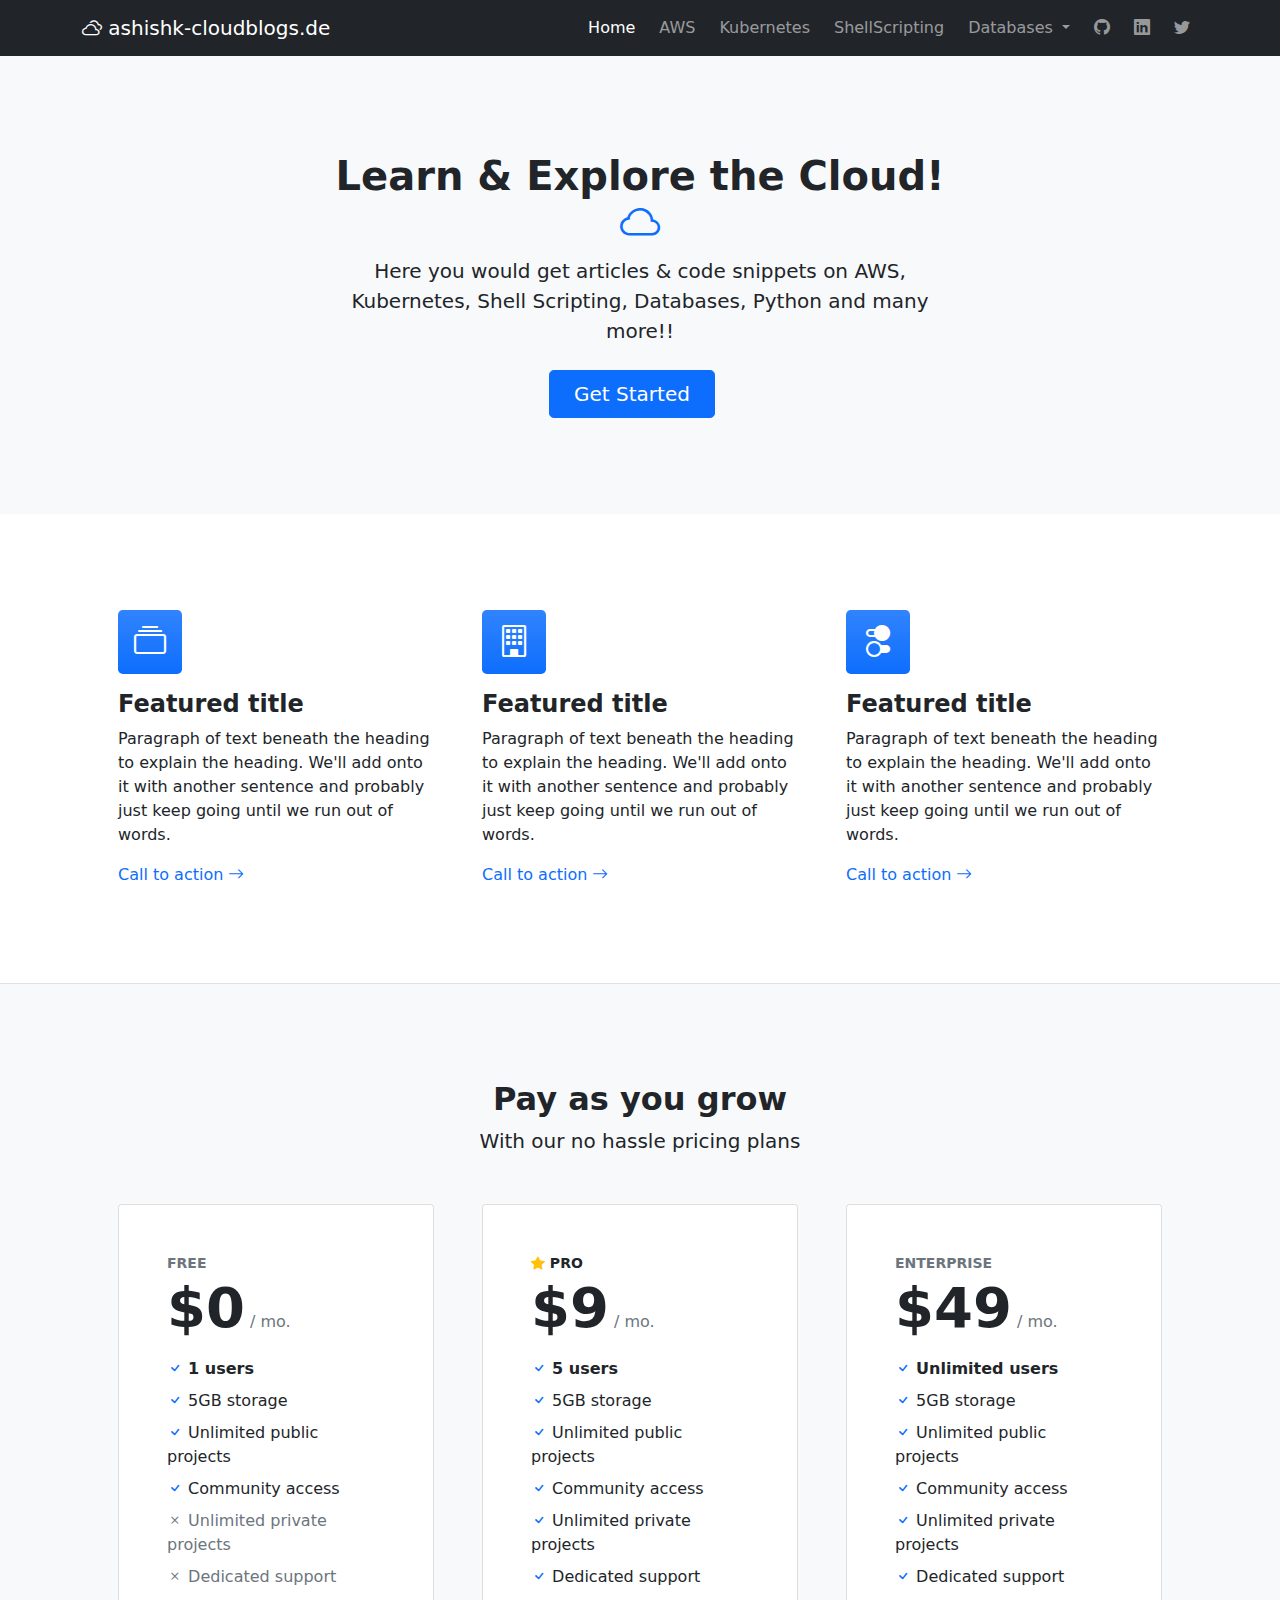
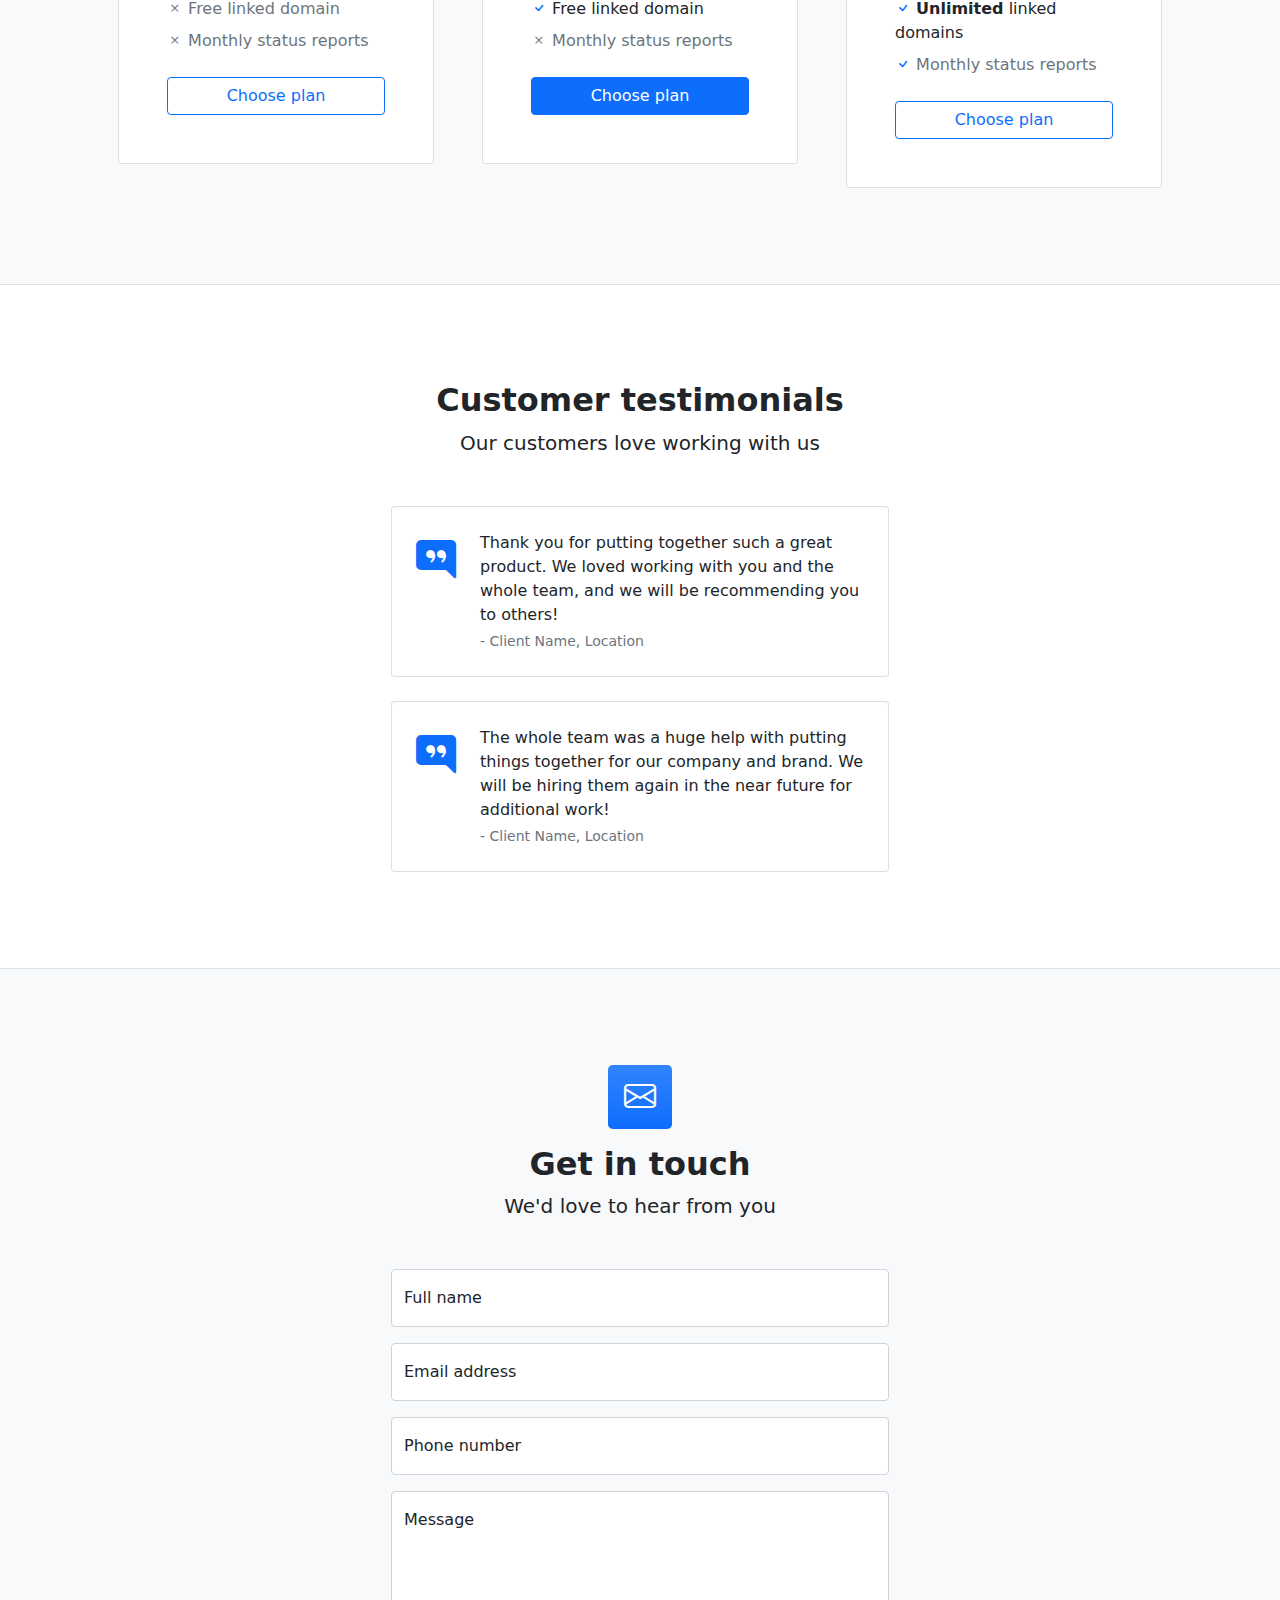
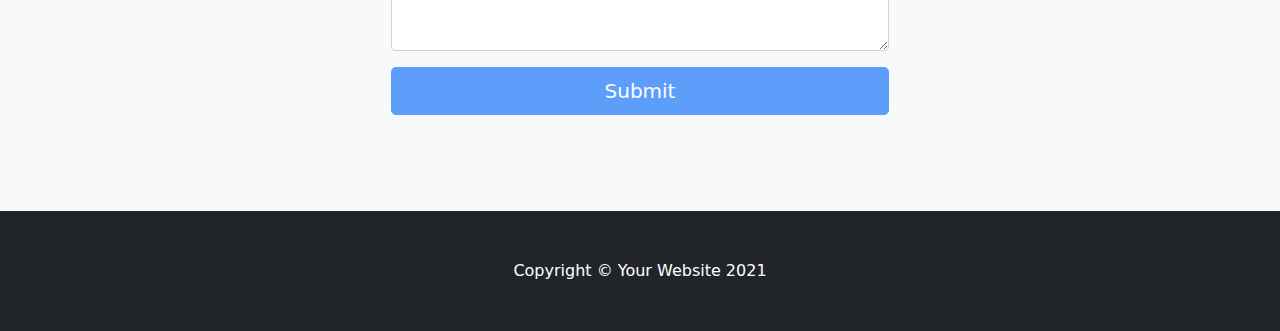
<file: index.html>
<!DOCTYPE html>
<html lang="en">
    <head>
        <meta charset="utf-8" />
        <meta name="viewport" content="width=device-width, initial-scale=1, shrink-to-fit=no" />
        <meta name="description" content="" />
        <meta name="author" content="" />
        <title>Welcome to CloudBlogs!</title>
        <!-- Favicon-->
        <link rel="icon" type="image/x-icon" href="title_image.png" />
        <!-- Bootstrap icons-->
        <link href="https://cdn.jsdelivr.net/npm/bootstrap-icons@1.4.1/font/bootstrap-icons.css" rel="stylesheet" />
        <!-- Core theme CSS (includes Bootstrap)-->
        <link href="css/styles.css" rel="stylesheet" />
    </head>
    <body>
        <!-- Responsive navbar-->
        <nav class="navbar navbar-expand-lg navbar-dark bg-dark sticky-top">
            <div class="container">
                <a class="navbar-brand bi bi-clouds" href="index.html"> ashishk-cloudblogs.de</a>
                <button class="navbar-toggler" type="button" data-bs-toggle="collapse" data-bs-target="#navbarSupportedContent" aria-controls="navbarSupportedContent" aria-expanded="false" aria-label="Toggle navigation"><span class="navbar-toggler-icon"></span></button>
                <div class="collapse navbar-collapse" id="navbarSupportedContent">
                    <ul class="navbar-nav ms-auto mb-2 mb-lg-0">
                        <li class="nav-item"><a class="nav-link active" aria-current="page" href="#!">Home</a></li>
                        <li class="nav-item"><a class="nav-link" href="aws.html">AWS</a></li>
                        <li class="nav-item"><a class="nav-link" href="kubernetes.html">Kubernetes</a></li>
                        <li class="nav-item"><a class="nav-link" href="shellscripting.html">ShellScripting</a></li>
                        <li class="nav-item dropdown">
                            <a class="nav-link dropdown-toggle" href="" id="navbarDropdownMenuLink" data-toggle="dropdown" aria-haspopup="true" aria-expanded="false" data-display="static">
                              Databases
                            </a>
                            <div class="dropdown-menu bg-dark" aria-labelledby="navbarDropdownMenuLink">
                              <a class="nav-link bg-dark" href="postgresql.html">PostgreSQL</a>
                              <a class="nav-link bg-dark" href="mysql.html">MySQL</a>
                              <a class="nav-link bg-dark" href="oracle.html">Oracle</a>
                            </div>
                          </li>
                        <li class="nav-item"><a class="nav-link bi bi-github" href="https://github.com/Ashishkamble004/"></a></li>
                        <li class="nav-item"><a class="nav-link bi bi-linkedin" href="https://www.linkedin.com/in/ashishkamble4/"></a></li>
                        <li class="nav-item"><a class="nav-link bi bi-twitter" href="https://twitter.com/AshishKamble97"></a></li>
                    </ul>
                </div>
            </div>
        </nav>
        <!-- Header-->
        <header class="bg-light py-5">
            <div class="container px-3">
                <div class="row gx-5 justify-content-center">
                    <div class="col-lg-7">
                        <div class="text-center my-5">
                            <h1 class="display-7 fw-bolder text-dark mb-2">Learn & Explore the Cloud!<a class="bi-cloud"></a></h1>
                            <p class="lead text-dark-50 mb-4">Here you would get articles & code snippets on AWS, Kubernetes, Shell Scripting, Databases, Python and many more!!</p>
                            <div class="d-grid gap-3 d-sm-flex justify-content-sm-center">
                                <a class="btn btn-primary btn-lg px-4 me-sm-3" href="#features">Get Started</a>
                            </div>
                        </div>
                    </div>
                </div>
            </div>
        </header>
        <!-- Features section-->
        <section class="py-5 border-bottom" id="features">
            <div class="container px-5 my-5">
                <div class="row gx-5">
                    <div class="col-lg-4 mb-5 mb-lg-0">
                        <div class="feature bg-primary bg-gradient text-white rounded-3 mb-3"><i class="bi bi-collection"></i></div>
                        <h2 class="h4 fw-bolder">Featured title</h2>
                        <p>Paragraph of text beneath the heading to explain the heading. We'll add onto it with another sentence and probably just keep going until we run out of words.</p>
                        <a class="text-decoration-none" href="#!">
                            Call to action
                            <i class="bi bi-arrow-right"></i>
                        </a>
                    </div>
                    <div class="col-lg-4 mb-5 mb-lg-0">
                        <div class="feature bg-primary bg-gradient text-white rounded-3 mb-3"><i class="bi bi-building"></i></div>
                        <h2 class="h4 fw-bolder">Featured title</h2>
                        <p>Paragraph of text beneath the heading to explain the heading. We'll add onto it with another sentence and probably just keep going until we run out of words.</p>
                        <a class="text-decoration-none" href="#!">
                            Call to action
                            <i class="bi bi-arrow-right"></i>
                        </a>
                    </div>
                    <div class="col-lg-4">
                        <div class="feature bg-primary bg-gradient text-white rounded-3 mb-3"><i class="bi bi-toggles2"></i></div>
                        <h2 class="h4 fw-bolder">Featured title</h2>
                        <p>Paragraph of text beneath the heading to explain the heading. We'll add onto it with another sentence and probably just keep going until we run out of words.</p>
                        <a class="text-decoration-none" href="#!">
                            Call to action
                            <i class="bi bi-arrow-right"></i>
                        </a>
                    </div>
                </div>
            </div>
        </section>
        <!-- Pricing section-->
        <section class="bg-light py-5 border-bottom">
            <div class="container px-5 my-5">
                <div class="text-center mb-5">
                    <h2 class="fw-bolder">Pay as you grow</h2>
                    <p class="lead mb-0">With our no hassle pricing plans</p>
                </div>
                <div class="row gx-5 justify-content-center">
                    <!-- Pricing card free-->
                    <div class="col-lg-6 col-xl-4">
                        <div class="card mb-5 mb-xl-0">
                            <div class="card-body p-5">
                                <div class="small text-uppercase fw-bold text-muted">Free</div>
                                <div class="mb-3">
                                    <span class="display-4 fw-bold">$0</span>
                                    <span class="text-muted">/ mo.</span>
                                </div>
                                <ul class="list-unstyled mb-4">
                                    <li class="mb-2">
                                        <i class="bi bi-check text-primary"></i>
                                        <strong>1 users</strong>
                                    </li>
                                    <li class="mb-2">
                                        <i class="bi bi-check text-primary"></i>
                                        5GB storage
                                    </li>
                                    <li class="mb-2">
                                        <i class="bi bi-check text-primary"></i>
                                        Unlimited public projects
                                    </li>
                                    <li class="mb-2">
                                        <i class="bi bi-check text-primary"></i>
                                        Community access
                                    </li>
                                    <li class="mb-2 text-muted">
                                        <i class="bi bi-x"></i>
                                        Unlimited private projects
                                    </li>
                                    <li class="mb-2 text-muted">
                                        <i class="bi bi-x"></i>
                                        Dedicated support
                                    </li>
                                    <li class="mb-2 text-muted">
                                        <i class="bi bi-x"></i>
                                        Free linked domain
                                    </li>
                                    <li class="text-muted">
                                        <i class="bi bi-x"></i>
                                        Monthly status reports
                                    </li>
                                </ul>
                                <div class="d-grid"><a class="btn btn-outline-primary" href="#!">Choose plan</a></div>
                            </div>
                        </div>
                    </div>
                    <!-- Pricing card pro-->
                    <div class="col-lg-6 col-xl-4">
                        <div class="card mb-5 mb-xl-0">
                            <div class="card-body p-5">
                                <div class="small text-uppercase fw-bold">
                                    <i class="bi bi-star-fill text-warning"></i>
                                    Pro
                                </div>
                                <div class="mb-3">
                                    <span class="display-4 fw-bold">$9</span>
                                    <span class="text-muted">/ mo.</span>
                                </div>
                                <ul class="list-unstyled mb-4">
                                    <li class="mb-2">
                                        <i class="bi bi-check text-primary"></i>
                                        <strong>5 users</strong>
                                    </li>
                                    <li class="mb-2">
                                        <i class="bi bi-check text-primary"></i>
                                        5GB storage
                                    </li>
                                    <li class="mb-2">
                                        <i class="bi bi-check text-primary"></i>
                                        Unlimited public projects
                                    </li>
                                    <li class="mb-2">
                                        <i class="bi bi-check text-primary"></i>
                                        Community access
                                    </li>
                                    <li class="mb-2">
                                        <i class="bi bi-check text-primary"></i>
                                        Unlimited private projects
                                    </li>
                                    <li class="mb-2">
                                        <i class="bi bi-check text-primary"></i>
                                        Dedicated support
                                    </li>
                                    <li class="mb-2">
                                        <i class="bi bi-check text-primary"></i>
                                        Free linked domain
                                    </li>
                                    <li class="text-muted">
                                        <i class="bi bi-x"></i>
                                        Monthly status reports
                                    </li>
                                </ul>
                                <div class="d-grid"><a class="btn btn-primary" href="#!">Choose plan</a></div>
                            </div>
                        </div>
                    </div>
                    <!-- Pricing card enterprise-->
                    <div class="col-lg-6 col-xl-4">
                        <div class="card">
                            <div class="card-body p-5">
                                <div class="small text-uppercase fw-bold text-muted">Enterprise</div>
                                <div class="mb-3">
                                    <span class="display-4 fw-bold">$49</span>
                                    <span class="text-muted">/ mo.</span>
                                </div>
                                <ul class="list-unstyled mb-4">
                                    <li class="mb-2">
                                        <i class="bi bi-check text-primary"></i>
                                        <strong>Unlimited users</strong>
                                    </li>
                                    <li class="mb-2">
                                        <i class="bi bi-check text-primary"></i>
                                        5GB storage
                                    </li>
                                    <li class="mb-2">
                                        <i class="bi bi-check text-primary"></i>
                                        Unlimited public projects
                                    </li>
                                    <li class="mb-2">
                                        <i class="bi bi-check text-primary"></i>
                                        Community access
                                    </li>
                                    <li class="mb-2">
                                        <i class="bi bi-check text-primary"></i>
                                        Unlimited private projects
                                    </li>
                                    <li class="mb-2">
                                        <i class="bi bi-check text-primary"></i>
                                        Dedicated support
                                    </li>
                                    <li class="mb-2">
                                        <i class="bi bi-check text-primary"></i>
                                        <strong>Unlimited</strong>
                                        linked domains
                                    </li>
                                    <li class="text-muted">
                                        <i class="bi bi-check text-primary"></i>
                                        Monthly status reports
                                    </li>
                                </ul>
                                <div class="d-grid"><a class="btn btn-outline-primary" href="#!">Choose plan</a></div>
                            </div>
                        </div>
                    </div>
                </div>
            </div>
        </section>
        <!-- Testimonials section-->
        <section class="py-5 border-bottom">
            <div class="container px-5 my-5 px-5">
                <div class="text-center mb-5">
                    <h2 class="fw-bolder">Customer testimonials</h2>
                    <p class="lead mb-0">Our customers love working with us</p>
                </div>
                <div class="row gx-5 justify-content-center">
                    <div class="col-lg-6">
                        <!-- Testimonial 1-->
                        <div class="card mb-4">
                            <div class="card-body p-4">
                                <div class="d-flex">
                                    <div class="flex-shrink-0"><i class="bi bi-chat-right-quote-fill text-primary fs-1"></i></div>
                                    <div class="ms-4">
                                        <p class="mb-1">Thank you for putting together such a great product. We loved working with you and the whole team, and we will be recommending you to others!</p>
                                        <div class="small text-muted">- Client Name, Location</div>
                                    </div>
                                </div>
                            </div>
                        </div>
                        <!-- Testimonial 2-->
                        <div class="card">
                            <div class="card-body p-4">
                                <div class="d-flex">
                                    <div class="flex-shrink-0"><i class="bi bi-chat-right-quote-fill text-primary fs-1"></i></div>
                                    <div class="ms-4">
                                        <p class="mb-1">The whole team was a huge help with putting things together for our company and brand. We will be hiring them again in the near future for additional work!</p>
                                        <div class="small text-muted">- Client Name, Location</div>
                                    </div>
                                </div>
                            </div>
                        </div>
                    </div>
                </div>
            </div>
        </section>
        <!-- Contact section-->
        <section class="bg-light py-5">
            <div class="container px-5 my-5 px-5">
                <div class="text-center mb-5">
                    <div class="feature bg-primary bg-gradient text-white rounded-3 mb-3"><i class="bi bi-envelope"></i></div>
                    <h2 class="fw-bolder">Get in touch</h2>
                    <p class="lead mb-0">We'd love to hear from you</p>
                </div>
                <div class="row gx-5 justify-content-center">
                    <div class="col-lg-6">
                        <!-- * * * * * * * * * * * * * * *-->
                        <!-- * * SB Forms Contact Form * *-->
                        <!-- * * * * * * * * * * * * * * *-->
                        <!-- This form is pre-integrated with SB Forms.-->
                        <!-- To make this form functional, sign up at-->
                        <!-- https://startbootstrap.com/solution/contact-forms-->
                        <!-- to get an API token!-->
                        <form id="contactForm" data-sb-form-api-token="API_TOKEN">
                            <!-- Name input-->
                            <div class="form-floating mb-3">
                                <input class="form-control" id="name" type="text" placeholder="Enter your name..." data-sb-validations="required" />
                                <label for="name">Full name</label>
                                <div class="invalid-feedback" data-sb-feedback="name:required">A name is required.</div>
                            </div>
                            <!-- Email address input-->
                            <div class="form-floating mb-3">
                                <input class="form-control" id="email" type="email" placeholder="name@example.com" data-sb-validations="required,email" />
                                <label for="email">Email address</label>
                                <div class="invalid-feedback" data-sb-feedback="email:required">An email is required.</div>
                                <div class="invalid-feedback" data-sb-feedback="email:email">Email is not valid.</div>
                            </div>
                            <!-- Phone number input-->
                            <div class="form-floating mb-3">
                                <input class="form-control" id="phone" type="tel" placeholder="(123) 456-7890" data-sb-validations="required" />
                                <label for="phone">Phone number</label>
                                <div class="invalid-feedback" data-sb-feedback="phone:required">A phone number is required.</div>
                            </div>
                            <!-- Message input-->
                            <div class="form-floating mb-3">
                                <textarea class="form-control" id="message" type="text" placeholder="Enter your message here..." style="height: 10rem" data-sb-validations="required"></textarea>
                                <label for="message">Message</label>
                                <div class="invalid-feedback" data-sb-feedback="message:required">A message is required.</div>
                            </div>
                            <!-- Submit success message-->
                            <!---->
                            <!-- This is what your users will see when the form-->
                            <!-- has successfully submitted-->
                            <div class="d-none" id="submitSuccessMessage">
                                <div class="text-center mb-3">
                                    <div class="fw-bolder">Form submission successful!</div>
                                    To activate this form, sign up at
                                    <br />
                                    <a href="https://startbootstrap.com/solution/contact-forms">https://startbootstrap.com/solution/contact-forms</a>
                                </div>
                            </div>
                            <!-- Submit error message-->
                            <!---->
                            <!-- This is what your users will see when there is-->
                            <!-- an error submitting the form-->
                            <div class="d-none" id="submitErrorMessage"><div class="text-center text-danger mb-3">Error sending message!</div></div>
                            <!-- Submit Button-->
                            <div class="d-grid"><button class="btn btn-primary btn-lg disabled" id="submitButton" type="submit">Submit</button></div>
                        </form>
                    </div>
                </div>
            </div>
        </section>
        <!-- Footer-->
        <footer class="py-5 bg-dark">
            <div class="container px-5"><p class="m-0 text-center text-white">Copyright &copy; Your Website 2021</p></div>
        </footer>
        <!-- Bootstrap core JS-->
        <script src="https://cdn.jsdelivr.net/npm/bootstrap@5.0.2/dist/js/bootstrap.bundle.min.js"></script>
        <!-- Core theme JS-->
        <script src="js/scripts.js"></script>
        <!-- * * * * * * * * * * * * * * * * * * * * * * * * * * * * * * * * * * * * * * * *-->
        <!-- * *                               SB Forms JS                               * *-->
        <!-- * * Activate your form at https://startbootstrap.com/solution/contact-forms * *-->
        <!-- * * * * * * * * * * * * * * * * * * * * * * * * * * * * * * * * * * * * * * * *-->
        <script src="https://cdn.startbootstrap.com/sb-forms-latest.js"></script>
    </body>
</html>
</file>
